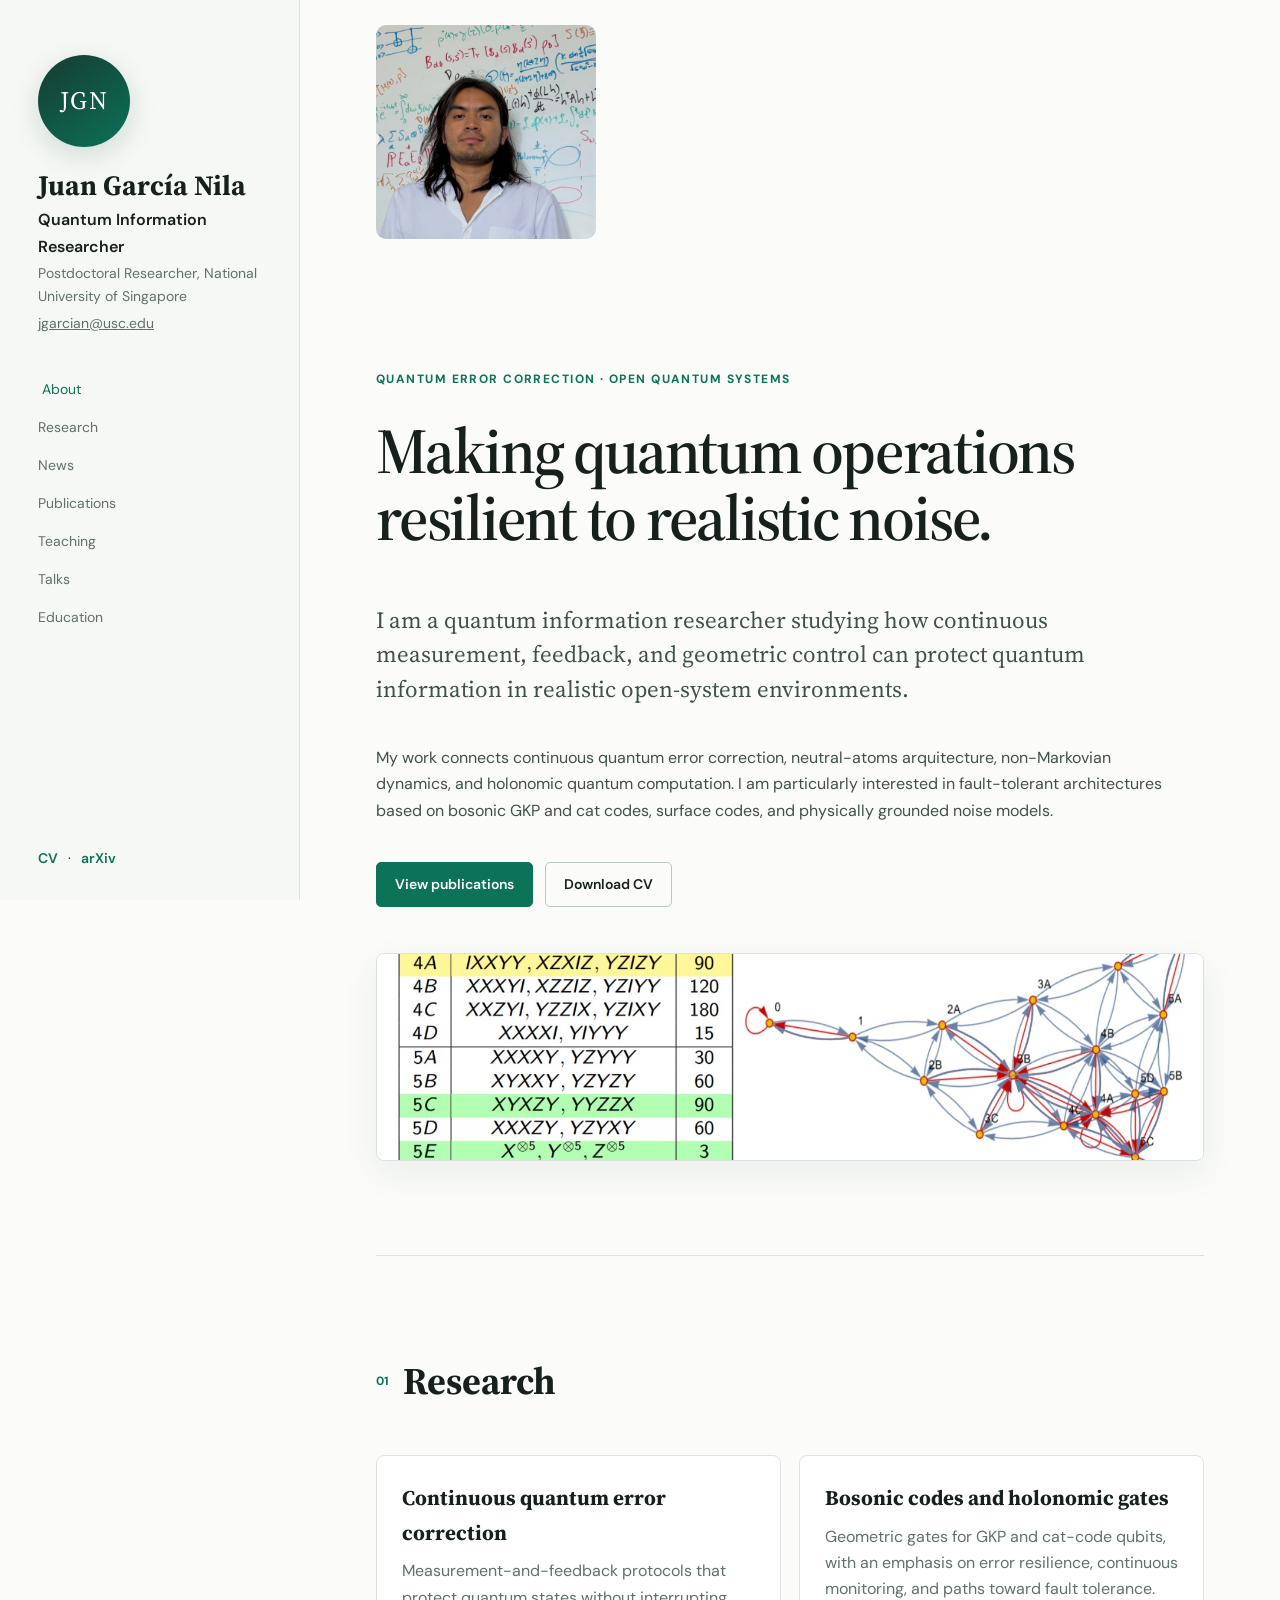
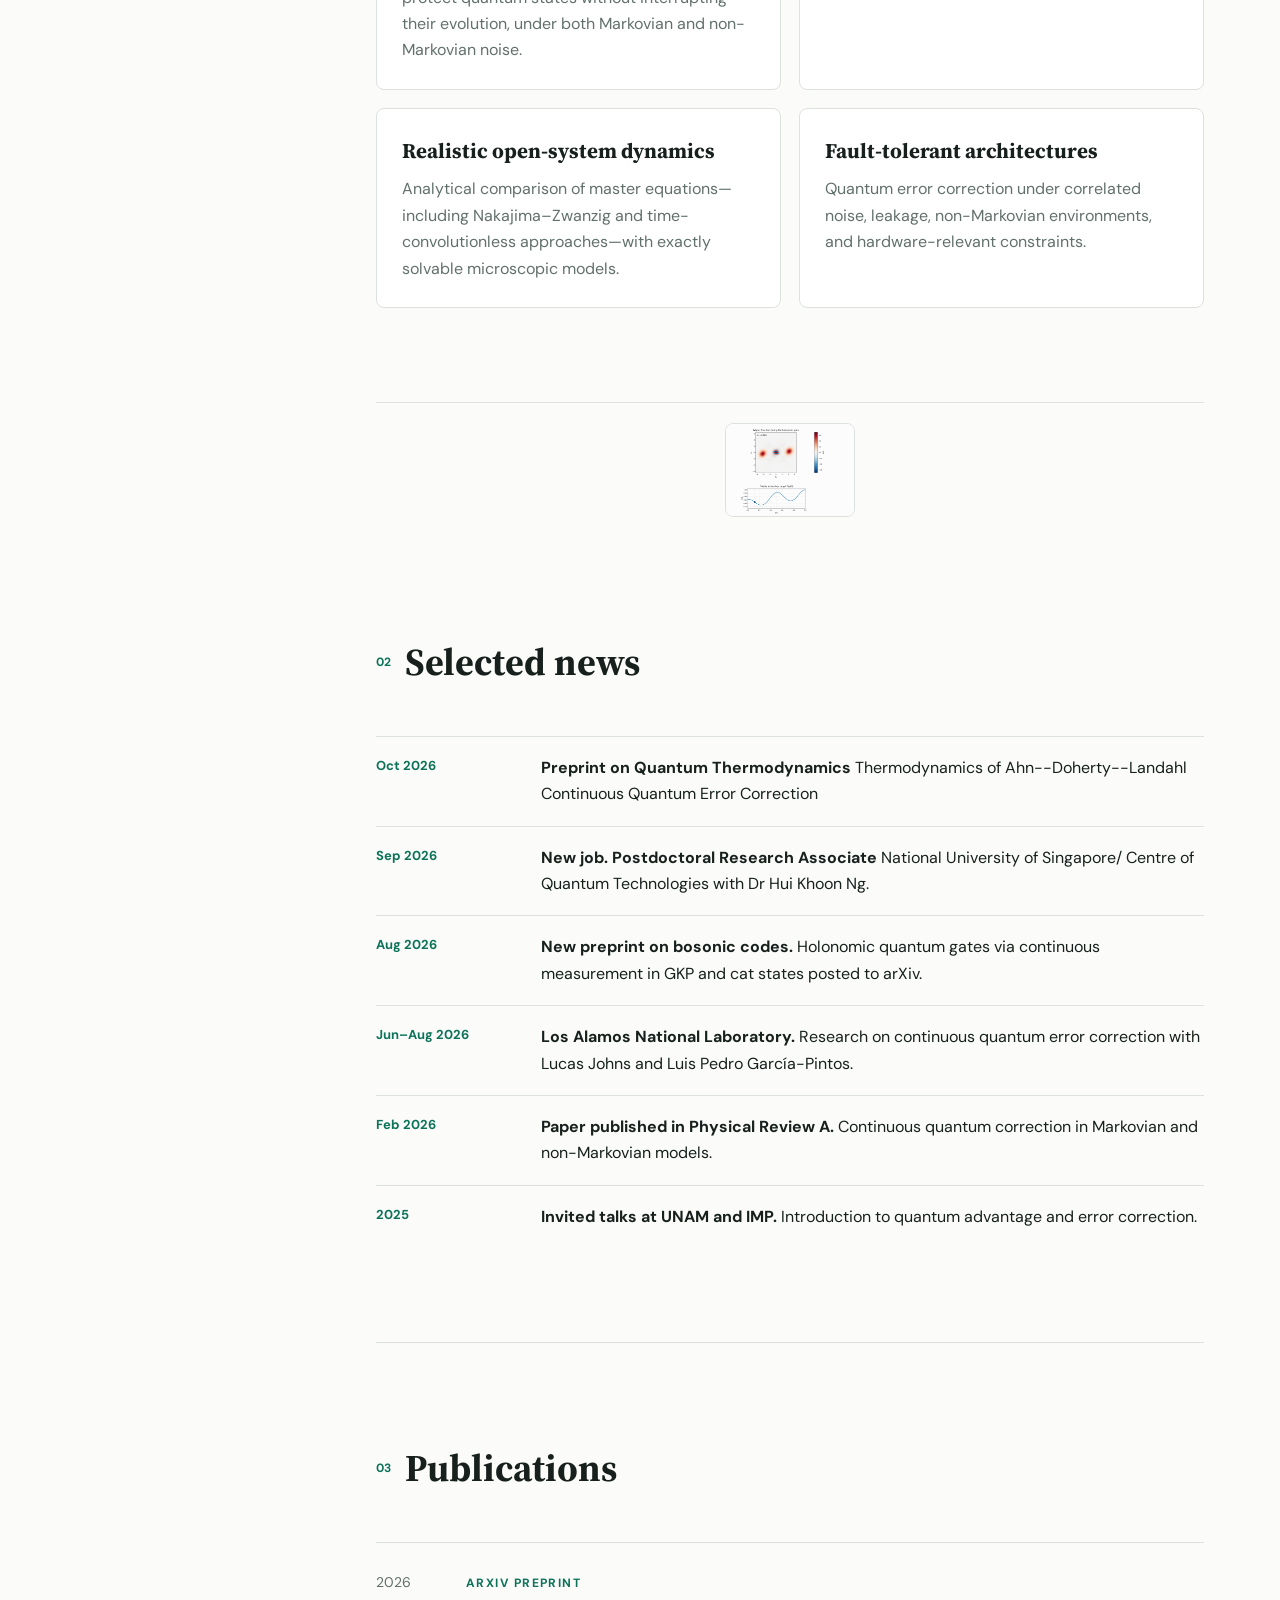
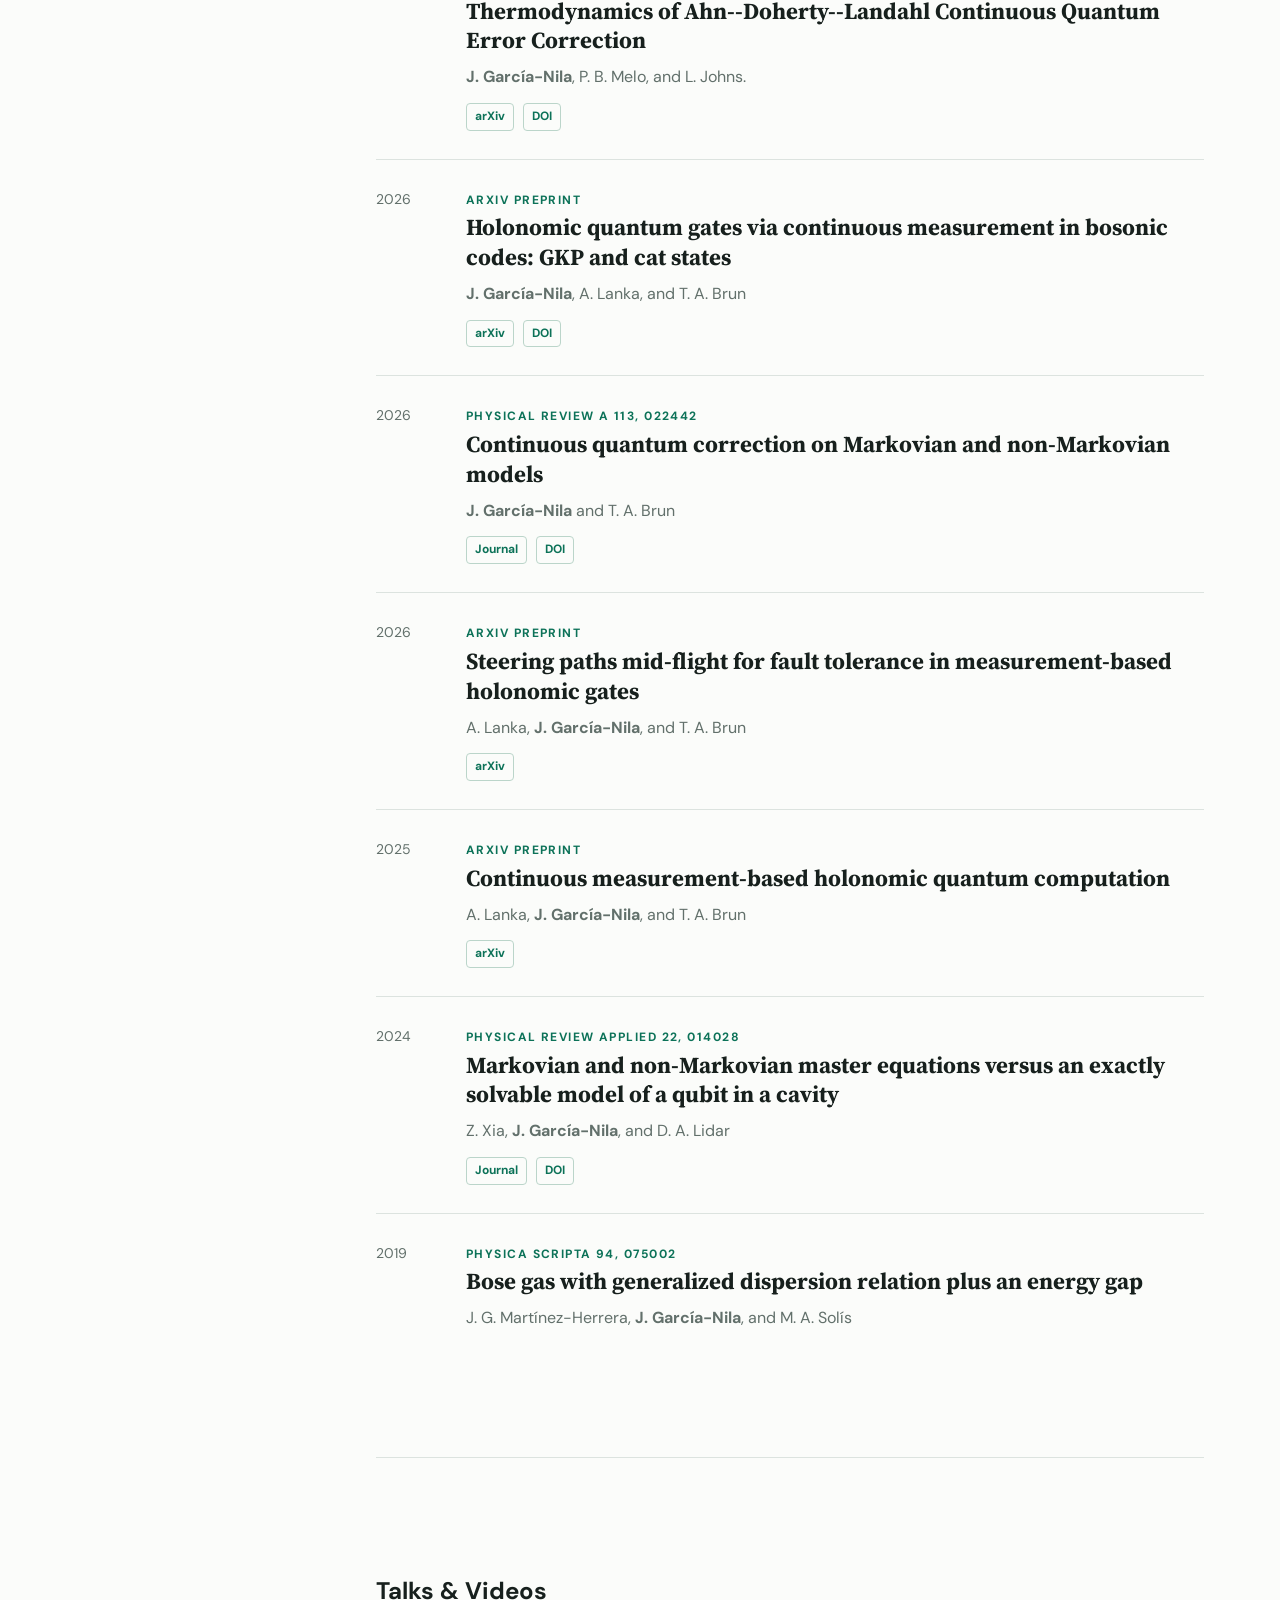
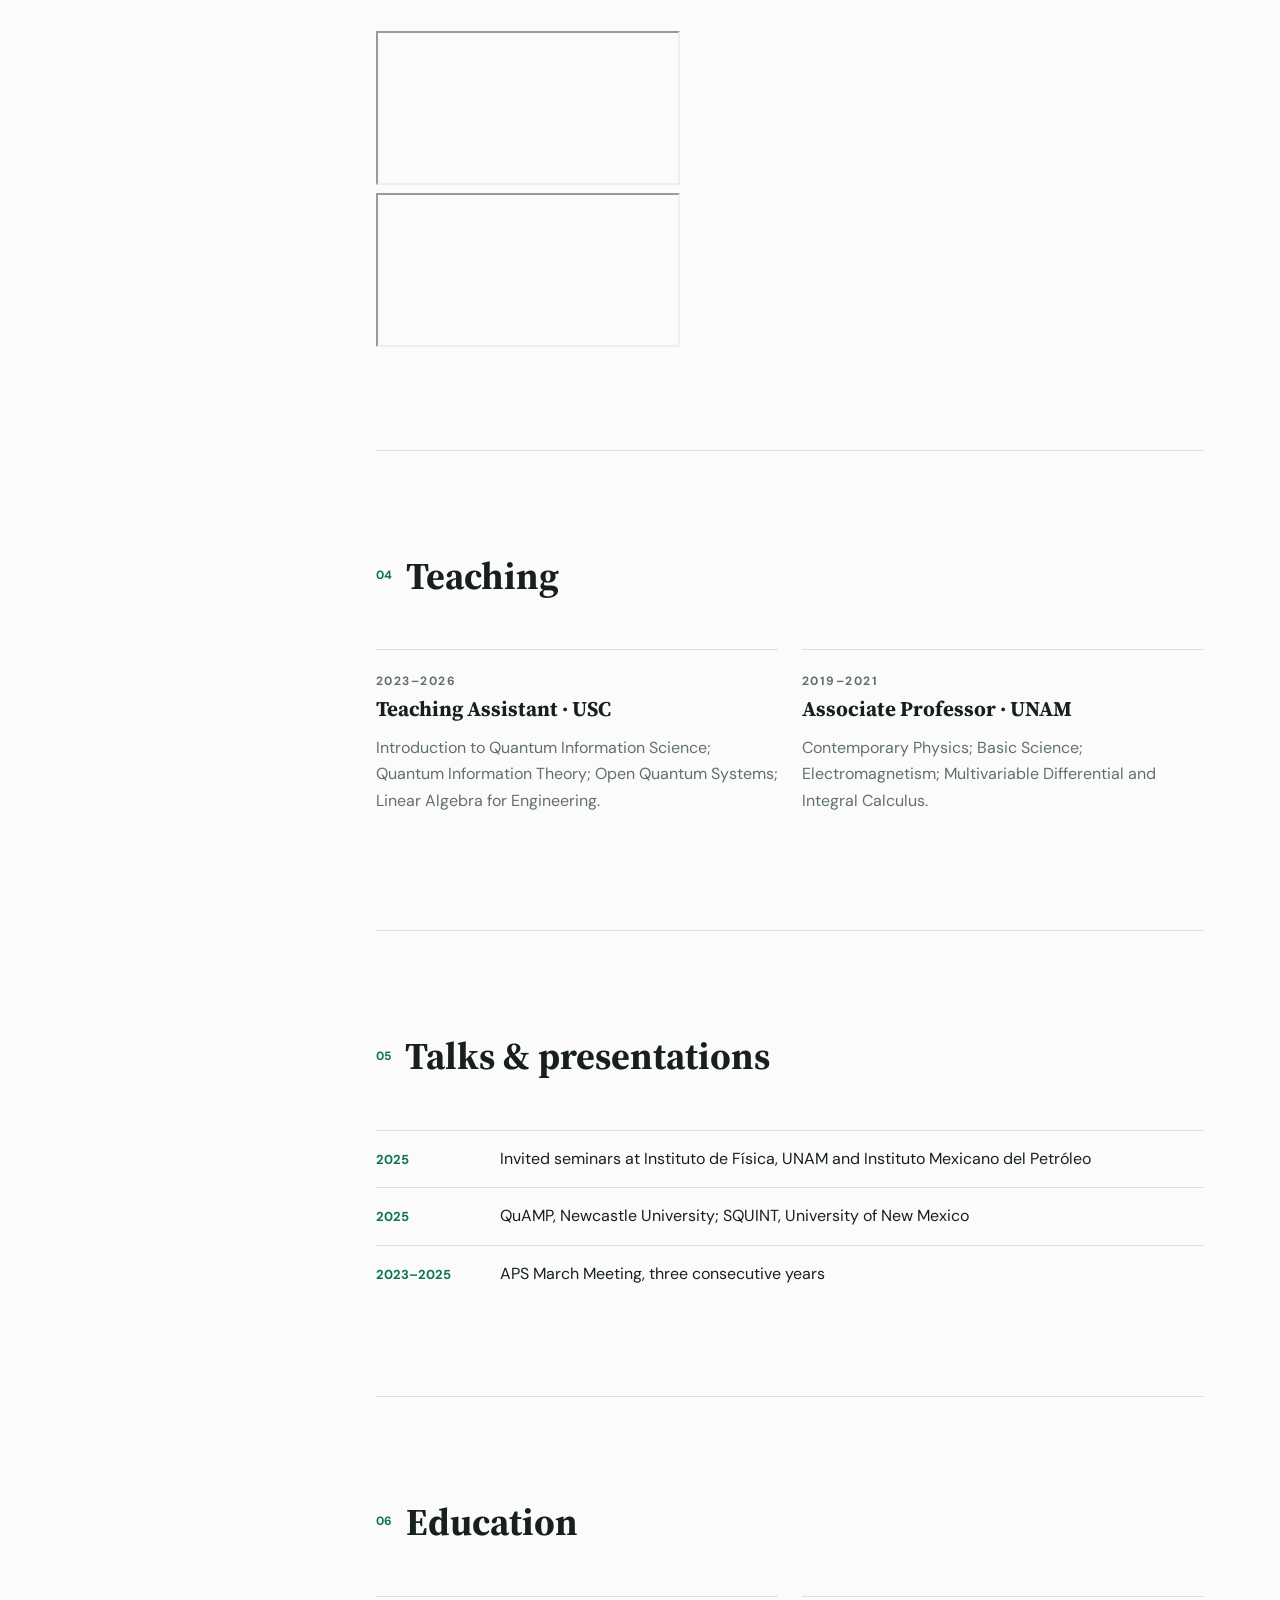
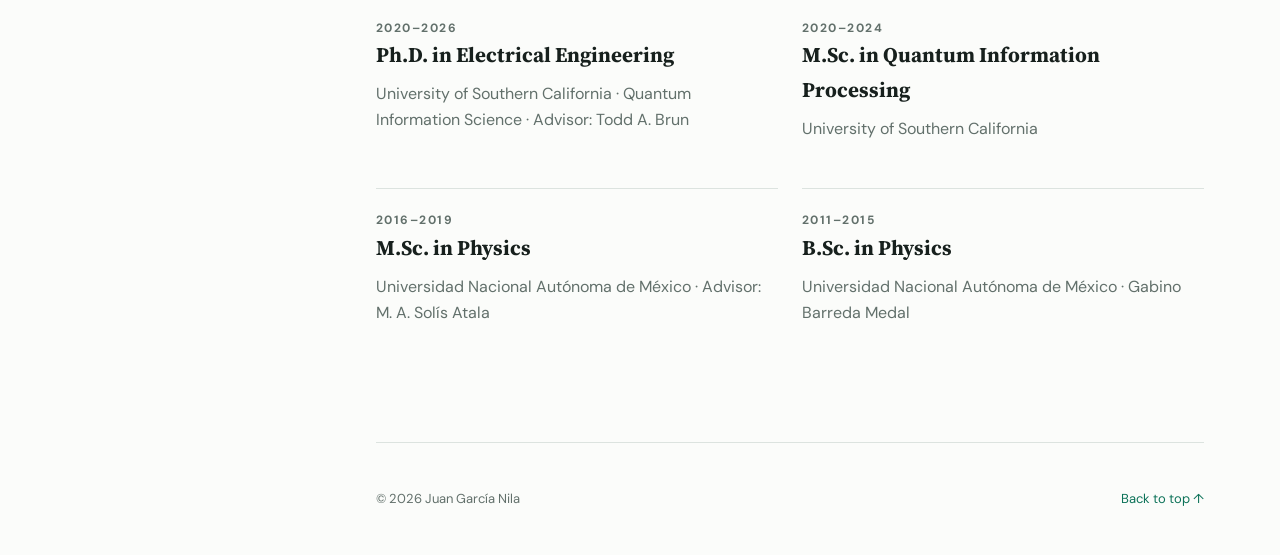
<file: index.html>
<!doctype html>
<html lang="en">
<head>
  <meta charset="utf-8">
  <meta name="viewport" content="width=device-width, initial-scale=1">
  <meta name="description" content="Juan García Nila — quantum information researcher working on quantum error correction, open quantum systems, and holonomic quantum computation.">
  <title>Juan García Nila | Quantum Information</title>
  <link rel="preconnect" href="https://fonts.googleapis.com">
  <link rel="preconnect" href="https://fonts.gstatic.com" crossorigin>
  <link href="https://fonts.googleapis.com/css2?family=DM+Sans:wght@400;500;600;700&family=Source+Serif+4:opsz,wght@8..60,400;8..60,600&display=swap" rel="stylesheet">
  <link rel="stylesheet" href="styles.css">
</head>
<body>
  <header class="mobile-header">
    <a class="mobile-name" href="#about">Juan García Nila</a>
    <button class="menu-button" aria-label="Open navigation" aria-expanded="false">Menu</button>
  </header>

  <aside class="sidebar">
    <div class="identity">
      <div class="portrait" aria-label="Profile photo placeholder"><span>JGN</span></div>
      <h1>Juan García Nila</h1>
      <p class="role">Quantum Information Researcher</p>
      <p class="affiliation">Postdoctoral Researcher, National University of Singapore</p>
      <a class="email" href="mailto:jgarcian@usc.edu">jgarcian@usc.edu</a>
    </div>

    <nav aria-label="Main navigation">
      <a href="#about">About</a>
      <a href="#research">Research</a>
      <a href="#news">News</a>
      <a href="#publications">Publications</a>
      <a href="#teaching">Teaching</a>
      <a href="#talks">Talks</a>
      <a href="#education">Education</a>
    </nav>

    <div class="sidebar-links">
      <a href="assets/Juan-Garcia-Nila-CV.pdf">CV</a>
      <span aria-hidden="true">·</span>
      <a href="https://arxiv.org/search/?query=Garcia-Nila&searchtype=author&abstracts=show&order=-announced_date_first&size=50">arXiv</a>
    </div>
  </aside>

  <main>
    <figure class="research-photo">
      <img
        src="assets/research-photo.png"
        alt="Juan García Nila in front of a whiteboard with quantum-information equations"
      >
    </figure>
    <section id="about" class="hero section">
      <p class="eyebrow">Quantum error correction · Open quantum systems</p>
      <h2>Making quantum operations resilient to realistic noise.</h2>
      <p class="lead">I am a quantum information researcher studying how continuous measurement, feedback, and geometric control can protect quantum information in realistic open-system environments.</p>
      <p>My work connects continuous quantum error correction, neutral-atoms arquitecture, non-Markovian dynamics, and holonomic quantum computation. I am particularly interested in fault-tolerant architectures based on bosonic GKP and cat codes, surface codes, and physically grounded noise models.</p>
      <div class="actions">
        <a class="button primary" href="#publications">View publications</a>
        <a class="button" href="assets/Juan-Garcia-Nila-CV.pdf">Download CV</a>
      </div>
      <figure class="research-banner">
        <img src="assets/quantum-error-correction.jpeg" alt="Quantum error-correction operator table and transition graph">
      </figure>
    </section>

    <section id="research" class="section">
      <div class="section-heading"><span>01</span><h2>Research</h2></div>
      <div class="research-grid">
        <article><h3>Continuous quantum error correction</h3><p>Measurement-and-feedback protocols that protect quantum states without interrupting their evolution, under both Markovian and non-Markovian noise.</p></article>
        <article><h3>Bosonic codes and holonomic gates</h3><p>Geometric gates for GKP and cat-code qubits, with an emphasis on error resilience, continuous monitoring, and paths toward fault tolerance.</p></article>
        <article><h3>Realistic open-system dynamics</h3><p>Analytical comparison of master equations—including Nakajima–Zwanzig and time-convolutionless approaches—with exactly solvable microscopic models.</p></article>
        <article><h3>Fault-tolerant architectures</h3><p>Quantum error correction under correlated noise, leakage, non-Markovian environments, and hardware-relevant constraints.</p></article>
      </div>
    </section>

<figure
  class="research-animation"
  style="width: 130px; max-width: 100%; margin: 20px auto;"
>
  <img
    src="assets/cat_holonomic_gate_animation.gif"
    alt="Wigner function and fidelity during a holonomic cat-code gate"
    style="display: block; width: 100%; height: auto;"
  >
</figure>


    <section id="news" class="section">
      <div class="section-heading"><span>02</span><h2>Selected news</h2></div>
      <ul class="timeline">
        <li><time>Oct 2026</time><div><strong>Preprint on Quantum Thermodynamics</strong> Thermodynamics of Ahn--Doherty--Landahl Continuous Quantum Error Correction</div></li>
        <li><time>Sep 2026</time><div><strong>New job. Postdoctoral Research Associate</strong> National University of Singapore/ Centre of Quantum Technologies with Dr Hui Khoon Ng.</div></li>
        <li><time>Aug 2026</time><div><strong>New preprint on bosonic codes.</strong> Holonomic quantum gates via continuous measurement in GKP and cat states posted to arXiv.</div></li>
        <li><time>Jun–Aug 2026</time><div><strong>Los Alamos National Laboratory.</strong> Research on continuous quantum error correction with Lucas Johns and Luis Pedro García-Pintos.</div></li>
        <li><time>Feb 2026</time><div><strong>Paper published in Physical Review A.</strong> Continuous quantum correction in Markovian and non-Markovian models.</div></li>
        <li><time>2025</time><div><strong>Invited talks at UNAM and IMP.</strong> Introduction to quantum advantage and error correction.</div></li>
      </ul>
    </section>

    <section id="publications" class="section">
      <div class="section-heading"><span>03</span><h2>Publications</h2></div>
      <div class="publication-list">
        <article class="publication"><div class="pub-year">2026</div><div><p class="venue">arXiv preprint</p><h3>Thermodynamics of Ahn--Doherty--Landahl Continuous Quantum Error Correction</h3><p><strong>J. García-Nila</strong>, P. B. Melo, and L. Johns.</p><div class="pub-links"><a href="https://arxiv.org/abs/2609.39597">arXiv</a><a href="https://arxiv.org/abs/2609.39597">DOI</a></div></div></article>
        <article class="publication"><div class="pub-year">2026</div><div><p class="venue">arXiv preprint</p><h3>Holonomic quantum gates via continuous measurement in bosonic codes: GKP and cat states</h3><p><strong>J. García-Nila</strong>, A. Lanka, and T. A. Brun</p><div class="pub-links"><a href="https://arxiv.org/abs/2608.11369">arXiv</a><a href="https://doi.org/10.48550/arXiv.2608.11369">DOI</a></div></div></article>
        <article class="publication"><div class="pub-year">2026</div><div><p class="venue">Physical Review A 113, 022442</p><h3>Continuous quantum correction on Markovian and non-Markovian models</h3><p><strong>J. García-Nila</strong> and T. A. Brun</p><div class="pub-links"><a href="https://journals.aps.org/pra/abstract/10.1103/wk87-5vnv">Journal</a><a href="https://journals.aps.org/pra/abstract/10.1103/wk87-5vnv">DOI</a></div></div></article>
        <article class="publication"><div class="pub-year">2026</div><div><p class="venue">arXiv preprint</p><h3>Steering paths mid-flight for fault tolerance in measurement-based holonomic gates</h3><p>A. Lanka, <strong>J. García-Nila</strong>, and T. A. Brun</p><div class="pub-links"><a href="https://arxiv.org/abs/2603.02552">arXiv</a></div></div></article>
        <article class="publication"><div class="pub-year">2025</div><div><p class="venue">arXiv preprint</p><h3>Continuous measurement-based holonomic quantum computation</h3><p>A. Lanka, <strong>J. García-Nila</strong>, and T. A. Brun</p><div class="pub-links"><a href="https://arxiv.org/abs/2510.06725">arXiv</a></div></div></article>
        <article class="publication"><div class="pub-year">2024</div><div><p class="venue">Physical Review Applied 22, 014028</p><h3>Markovian and non-Markovian master equations versus an exactly solvable model of a qubit in a cavity</h3><p>Z. Xia, <strong>J. García-Nila</strong>, and D. A. Lidar</p><div class="pub-links"><a href="https://journals.aps.org/prapplied/abstract/10.1103/PhysRevApplied.22.014028">Journal</a><a href="https://doi.org/10.1103/PhysRevApplied.22.014028">DOI</a></div></div></article>
        <article class="publication"><div class="pub-year">2019</div><div><p class="venue">Physica Scripta 94, 075002</p><h3>Bose gas with generalized dispersion relation plus an energy gap</h3><p>J. G. Martínez-Herrera, <strong>J. García-Nila</strong>, and M. A. Solís</p></div></article>
      </div>
    </section>






    <section id="videos" class="section">
        <div class="container">
          <h2>Talks &amp; Videos</h2>
      
          <div class="video-grid">
            <article class="video-card">
              <div class="video-wrapper">
                <iframe
                  src="https://www.youtube-nocookie.com/embed/pz_71Y5T0DE"
                  title="Research talk by Juan Garcia Nila"
                  loading="lazy"
                  allow="accelerometer; autoplay; clipboard-write; encrypted-media; gyroscope; picture-in-picture; web-share"
                  allowfullscreen>
                </iframe>
              </div>
            </article>
      
            <article class="video-card">
              <div class="video-wrapper">
                <iframe
                  src="https://www.youtube-nocookie.com/embed/-LS7IR2Mvj4"
                  title="Research presentation by Juan Garcia Nila"
                  loading="lazy"
                  allow="accelerometer; autoplay; clipboard-write; encrypted-media; gyroscope; picture-in-picture; web-share"
                  allowfullscreen>
                </iframe>
              </div>
            </article>
          </div>
        </div>
      </section>
    
    <section id="teaching" class="section">
      <div class="section-heading"><span>04</span><h2>Teaching</h2></div>
      <div class="split-list">
        <article><p class="date">2023–2026</p><h3>Teaching Assistant · USC</h3><p>Introduction to Quantum Information Science; Quantum Information Theory; Open Quantum Systems; Linear Algebra for Engineering.</p></article>
        <article><p class="date">2019–2021</p><h3>Associate Professor · UNAM</h3><p>Contemporary Physics; Basic Science; Electromagnetism; Multivariable Differential and Integral Calculus.</p></article>
      </div>
    </section>

    <section id="talks" class="section">
      <div class="section-heading"><span>05</span><h2>Talks & presentations</h2></div>
      <ul class="clean-list">
        <li><span>2025</span> Invited seminars at Instituto de Física, UNAM and Instituto Mexicano del Petróleo</li>
        <li><span>2025</span> QuAMP, Newcastle University; SQUINT, University of New Mexico</li>
        <li><span>2023–2025</span> APS March Meeting, three consecutive years</li>
      </ul>
    </section>

    <section id="education" class="section">
      <div class="section-heading"><span>06</span><h2>Education</h2></div>
      <div class="education-list">
        <article><p class="date">2020–2026</p><h3>Ph.D. in Electrical Engineering</h3><p>University of Southern California · Quantum Information Science · Advisor: Todd A. Brun</p></article>
        <article><p class="date">2020–2024</p><h3>M.Sc. in Quantum Information Processing</h3><p>University of Southern California</p></article>
        <article><p class="date">2016–2019</p><h3>M.Sc. in Physics</h3><p>Universidad Nacional Autónoma de México · Advisor: M. A. Solís Atala</p></article>
        <article><p class="date">2011–2015</p><h3>B.Sc. in Physics</h3><p>Universidad Nacional Autónoma de México · Gabino Barreda Medal</p></article>
      </div>
    </section>

    <footer><p>© <span id="year"></span> Juan García Nila</p><a href="#about">Back to top ↑</a></footer>
  </main>
  <script src="script.js"></script>
</body>
</html>
</file>
<file: styles.css>
:root{--ink:#17201d;--muted:#62706b;--line:#dce3df;--paper:#fbfcfa;--accent:#0c7258;--accent-soft:#e7f2ed;--sidebar:300px}*{box-sizing:border-box}html{scroll-behavior:smooth}body{margin:0;background:var(--paper);color:var(--ink);font-family:"DM Sans",sans-serif;line-height:1.65}.sidebar{position:fixed;inset:0 auto 0 0;width:var(--sidebar);padding:55px 38px 30px;border-right:1px solid var(--line);display:flex;flex-direction:column;background:#f6f8f5}.portrait{width:92px;height:92px;border-radius:50%;display:grid;place-items:center;background:linear-gradient(145deg,#153b31,#0c7258);color:white;font-family:"Source Serif 4",serif;font-size:25px;letter-spacing:.06em;box-shadow:0 8px 28px rgba(16,71,56,.16)}h1{font-family:"Source Serif 4",serif;font-size:28px;line-height:1.15;margin:22px 0 6px}.role{font-weight:600;margin:0}.affiliation,.email{font-size:14px;color:var(--muted);margin:2px 0}.email:hover{color:var(--accent)}nav{display:flex;flex-direction:column;gap:5px;margin-top:36px}nav a{color:var(--muted);text-decoration:none;padding:5px 0;font-size:14px;transition:.2s}nav a:hover,nav a.active{color:var(--accent);transform:translateX(4px)}.sidebar-links{margin-top:auto;display:flex;gap:10px;font-size:14px}.sidebar-links a{color:var(--accent);font-weight:600;text-decoration:none}main{margin-left:var(--sidebar);max-width:1050px;padding:0 76px}.section{padding:94px 0;border-bottom:1px solid var(--line);scroll-margin-top:30px}.hero{min-height:100vh;display:flex;flex-direction:column;justify-content:center}.eyebrow,.venue,.date{color:var(--accent);font-size:12px;font-weight:700;letter-spacing:.12em;text-transform:uppercase}.hero h2{font-family:"Source Serif 4",serif;font-size:clamp(42px,5vw,68px);font-weight:600;line-height:1.05;letter-spacing:-.035em;max-width:820px;margin:15px 0 28px}.lead{font-family:"Source Serif 4",serif;font-size:23px;line-height:1.5;max-width:800px}.hero>p:not(.eyebrow){max-width:790px;color:#41504b}.actions{display:flex;gap:12px;margin-top:22px}.button{padding:10px 18px;border:1px solid #b8c8c1;border-radius:5px;color:var(--ink);text-decoration:none;font-size:14px;font-weight:600}.button.primary{background:var(--accent);border-color:var(--accent);color:#fff}.button:hover{transform:translateY(-1px)}.section-heading{display:flex;align-items:center;gap:14px;margin-bottom:42px}.section-heading span{color:var(--accent);font-size:12px;font-weight:700}.section-heading h2{font-family:"Source Serif 4",serif;font-size:38px;margin:0}.research-grid{display:grid;grid-template-columns:1fr 1fr;gap:18px}.research-grid article{padding:25px;border:1px solid var(--line);border-radius:8px;background:#fff}.research-grid h3,.split-list h3,.education-list h3{font-family:"Source Serif 4",serif;font-size:21px;margin:0 0 8px}.research-grid p,.split-list p,.education-list p{margin:0;color:var(--muted)}.timeline{list-style:none;padding:0;margin:0}.timeline li{display:grid;grid-template-columns:145px 1fr;gap:20px;padding:18px 0;border-top:1px solid var(--line)}.timeline time{font-size:13px;color:var(--accent);font-weight:700}.publication{display:grid;grid-template-columns:70px 1fr;gap:20px;padding:28px 0;border-top:1px solid var(--line)}.pub-year{color:var(--muted);font-size:14px}.publication h3{font-family:"Source Serif 4",serif;font-size:23px;line-height:1.3;margin:3px 0 8px}.publication p{margin:3px 0;color:var(--muted)}.publication .venue{color:var(--accent)}.pub-links{display:flex;gap:9px;margin-top:12px}.pub-links a{font-size:12px;font-weight:700;color:var(--accent);text-decoration:none;border:1px solid #bbd5ca;border-radius:4px;padding:3px 8px}.split-list,.education-list{display:grid;grid-template-columns:1fr 1fr;gap:24px}.split-list article,.education-list article{padding:22px 0;border-top:1px solid var(--line)}.clean-list{list-style:none;margin:0;padding:0}.clean-list li{padding:15px 0;border-top:1px solid var(--line)}.clean-list span{display:inline-block;width:120px;color:var(--accent);font-size:13px;font-weight:700}footer{display:flex;justify-content:space-between;align-items:center;padding:32px 0;color:var(--muted);font-size:13px}footer a{color:var(--accent);text-decoration:none}.mobile-header{display:none}@media(max-width:860px){.mobile-header{position:fixed;z-index:20;inset:0 0 auto;display:flex;justify-content:space-between;align-items:center;height:58px;padding:0 20px;background:rgba(251,252,250,.94);backdrop-filter:blur(10px);border-bottom:1px solid var(--line)}.mobile-name{font-family:"Source Serif 4",serif;color:var(--ink);text-decoration:none;font-weight:600}.menu-button{border:0;background:none;color:var(--accent);font:600 14px "DM Sans"}.sidebar{z-index:19;transform:translateX(-100%);transition:transform .25s;width:270px;padding-top:82px}.sidebar.open{transform:translateX(0);box-shadow:16px 0 40px rgba(0,0,0,.12)}.sidebar .portrait{display:none}main{margin-left:0;padding:0 24px}.section{padding:72px 0}.hero{min-height:auto;padding-top:125px}.hero h2{font-size:43px}.research-grid,.split-list,.education-list{grid-template-columns:1fr}.timeline li{grid-template-columns:1fr;gap:2px}.publication{grid-template-columns:1fr;gap:4px}.publication h3{font-size:21px}}@media(max-width:480px){.hero h2{font-size:37px}.lead{font-size:20px}.actions{flex-direction:column;align-items:flex-start}.section-heading h2{font-size:32px}}
:root{}
.research-banner{width:100%;margin:46px 0 0;overflow:hidden;border:1px solid var(--line);border-radius:8px;background:#fff;box-shadow:0 12px 35px rgba(21,59,49,.08)}
.research-banner img{display:block;width:100%;height:auto}

.research-animation {
  width: 150px;
  max-width: 100%;
  margin: 30px auto 0;
  overflow: hidden;
  background: #fff;
  border: 1px solid var(--line);
  border-radius: 8px;
}

.research-animation img {
  display: block;
  width: 100%;
  height: auto;
}

.research-animation figcaption {
  padding: 10px 12px;
  color: var(--muted);
  font-size: 12px;
  line-height: 1.4;
  border-top: 1px solid var(--line);
}

.research-photo {
  width: 220px !important;
  max-width: 220px !important;
  margin: 25px 0 !important;
  overflow: hidden;
  border-radius: 10px;
}

.research-photo img {
  display: block;
  width: 220px !important;
  height: auto !important;
}
</file>
